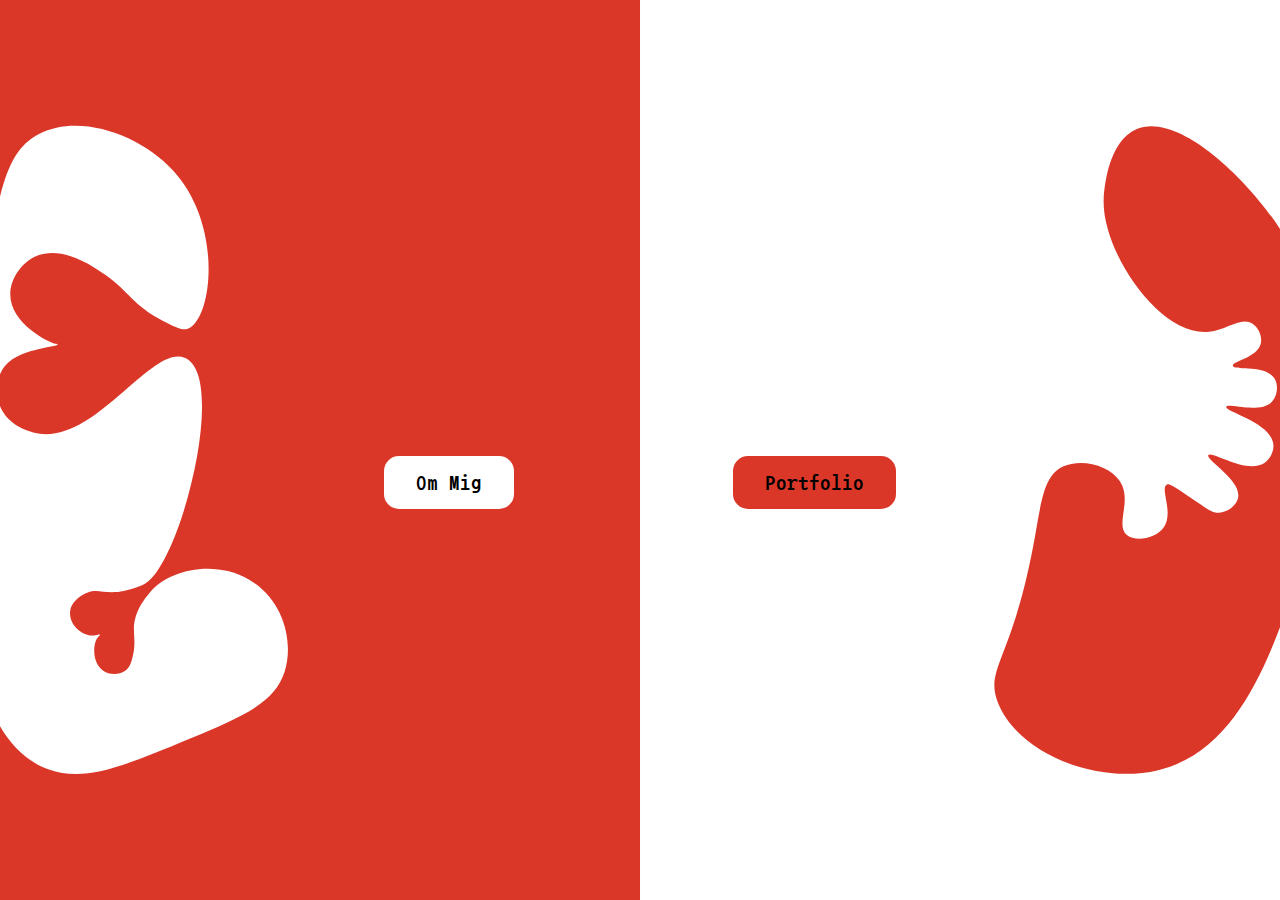
<file: index.html>
<!DOCTYPE html>
<html lang="da">
  <head>
    <meta charset="UTF-8" />
    <meta http-equiv="X-UA-Compatible" content="IE=edge" />
    <meta name="viewport" content="width=device-width, initial-scale=1.0" />
    <meta name="robots" content="noindex" />
    <title>Forside</title>
    <link rel="stylesheet" href="style.css" />
    <link rel="preconnect" href="https://fonts.googleapis.com" />
    <link rel="preconnect" href="https://fonts.gstatic.com" crossorigin />
    <link
      href="https://fonts.googleapis.com/css2?family=Nanum+Gothic+Coding:wght@400;700&display=swap"
      rel="stylesheet"
    />
  </head>
  <body>
    <main>
      <div id="splash">
        <h1 class="text1"><a href="om.html">Om Mig</a></h1>

        <h1 class="text2"><a href="portfolio.html">Portfolio</a></h1>

        <img src="Artboard4.svg" alt="Splash billede" />
      </div>
    </main>
  </body>
</html>
</file>
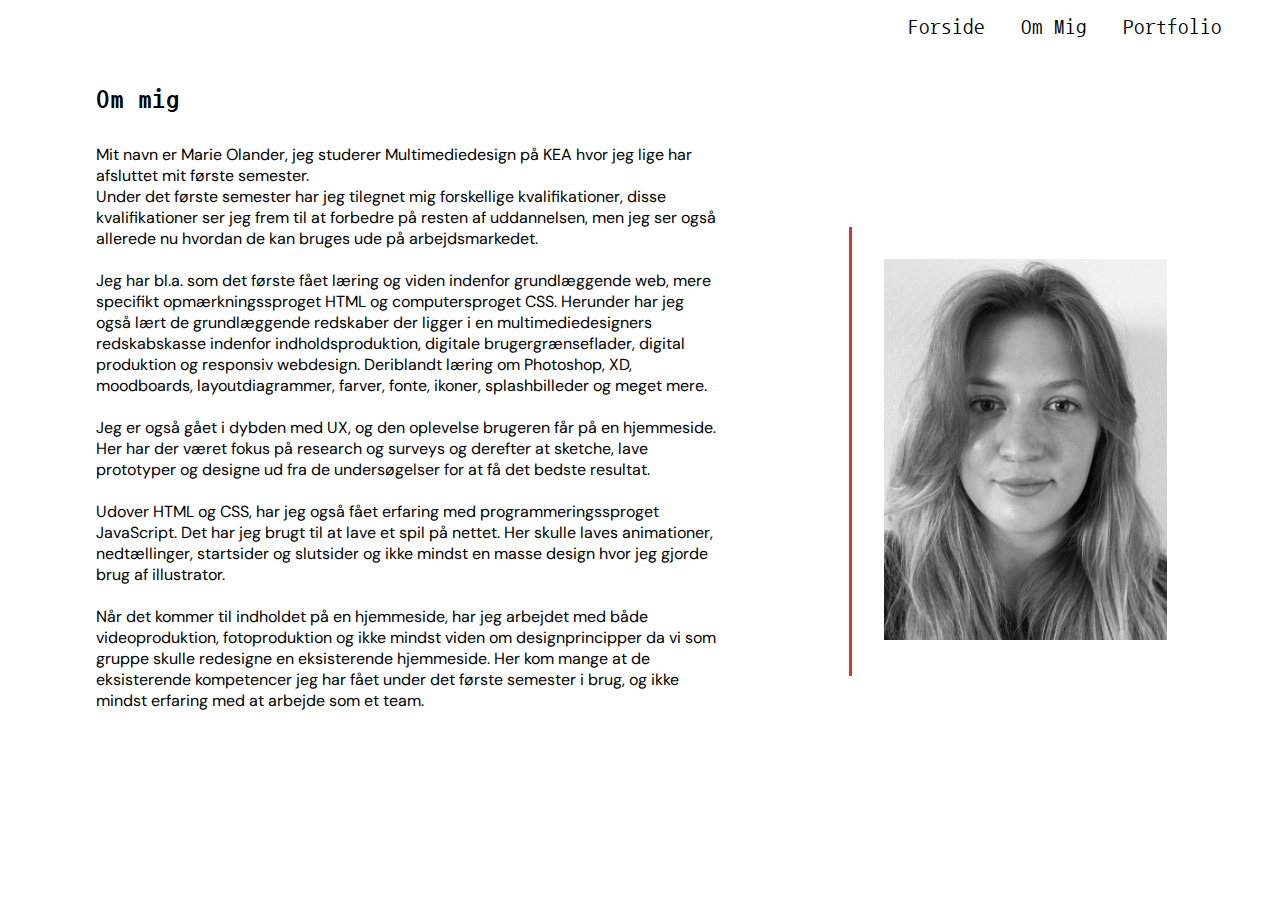
<file: om.html>
<!DOCTYPE html>
<html lang="da">
  <head>
    <meta charset="UTF-8" />
    <meta http-equiv="X-UA-Compatible" content="IE=edge" />
    <meta name="viewport" content="width=device-width, initial-scale=1.0" />
    <meta name="robots" content="noindex" />
    <title>Om mig</title>
    <link rel="stylesheet" href="style.css" />
    <link rel="preconnect" href="https://fonts.googleapis.com" />
    <link rel="preconnect" href="https://fonts.gstatic.com" crossorigin />
    <link
      href="https://fonts.googleapis.com/css2?family=Nanum+Gothic+Coding:wght@400;700&display=swap"
      rel="stylesheet"
    />
    <link rel="preconnect" href="https://fonts.googleapis.com" />
    <link rel="preconnect" href="https://fonts.gstatic.com" crossorigin />
    <link
      href="https://fonts.googleapis.com/css2?family=DM+Sans&display=swap"
      rel="stylesheet"
    />
  </head>
  <body>
    <header>
      <button class="toggle-btn">Menu</button>
      <nav>
        <ul>
          <li><a href="index.html">Forside</a></li>
          <li><a href="om.html">Om Mig</a></li>
          <li><a href="portfolio.html">Portfolio</a></li>
        </ul>
      </nav>
    </header>
    <main>
      <div id="om">
        <h2>Om mig</h2>
        <div class="section_wrapper">
          <div class="img">
            <img src="Portræt.png" alt="Portræt af mig" />
          </div>
          <div class="txt">
            <p>
              Mit navn er Marie Olander, jeg studerer Multimediedesign på KEA
              hvor jeg lige har afsluttet mit første semester. <br />
              Under det første semester har jeg tilegnet mig forskellige
              kvalifikationer, disse kvalifikationer ser jeg frem til at
              forbedre på resten af uddannelsen, men jeg ser også allerede nu
              hvordan de kan bruges ude på arbejdsmarkedet. <br />
              <br />
              Jeg har bl.a. som det første fået læring og viden indenfor
              grundlæggende web, mere specifikt opmærkningssproget HTML og
              computersproget CSS. Herunder har jeg også lært de grundlæggende
              redskaber der ligger i en multimediedesigners redskabskasse
              indenfor indholdsproduktion, digitale brugergrænseflader, digital
              produktion og responsiv webdesign. Deriblandt læring om Photoshop,
              XD, moodboards, layoutdiagrammer, farver, fonte, ikoner,
              splashbilleder og meget mere. <br />
              <br />
              Jeg er også gået i dybden med UX, og den oplevelse brugeren får på
              en hjemmeside. Her har der været fokus på research og surveys og
              derefter at sketche, lave prototyper og designe ud fra de
              undersøgelser for at få det bedste resultat. <br />
              <br />
              Udover HTML og CSS, har jeg også fået erfaring med
              programmeringssproget JavaScript. Det har jeg brugt til at lave et
              spil på nettet. Her skulle laves animationer, nedtællinger,
              startsider og slutsider og ikke mindst en masse design hvor jeg
              gjorde brug af illustrator. <br />
              <br />
              Når det kommer til indholdet på en hjemmeside, har jeg arbejdet
              med både videoproduktion, fotoproduktion og ikke mindst viden om
              designprincipper da vi som gruppe skulle redesigne en eksisterende
              hjemmeside. Her kom mange at de eksisterende kompetencer jeg har
              fået under det første semester i brug, og ikke mindst erfaring med
              at arbejde som et team.
            </p>
          </div>
        </div>
      </div>
    </main>
    <script src="script.js"></script>
  </body>
</html>
</file>
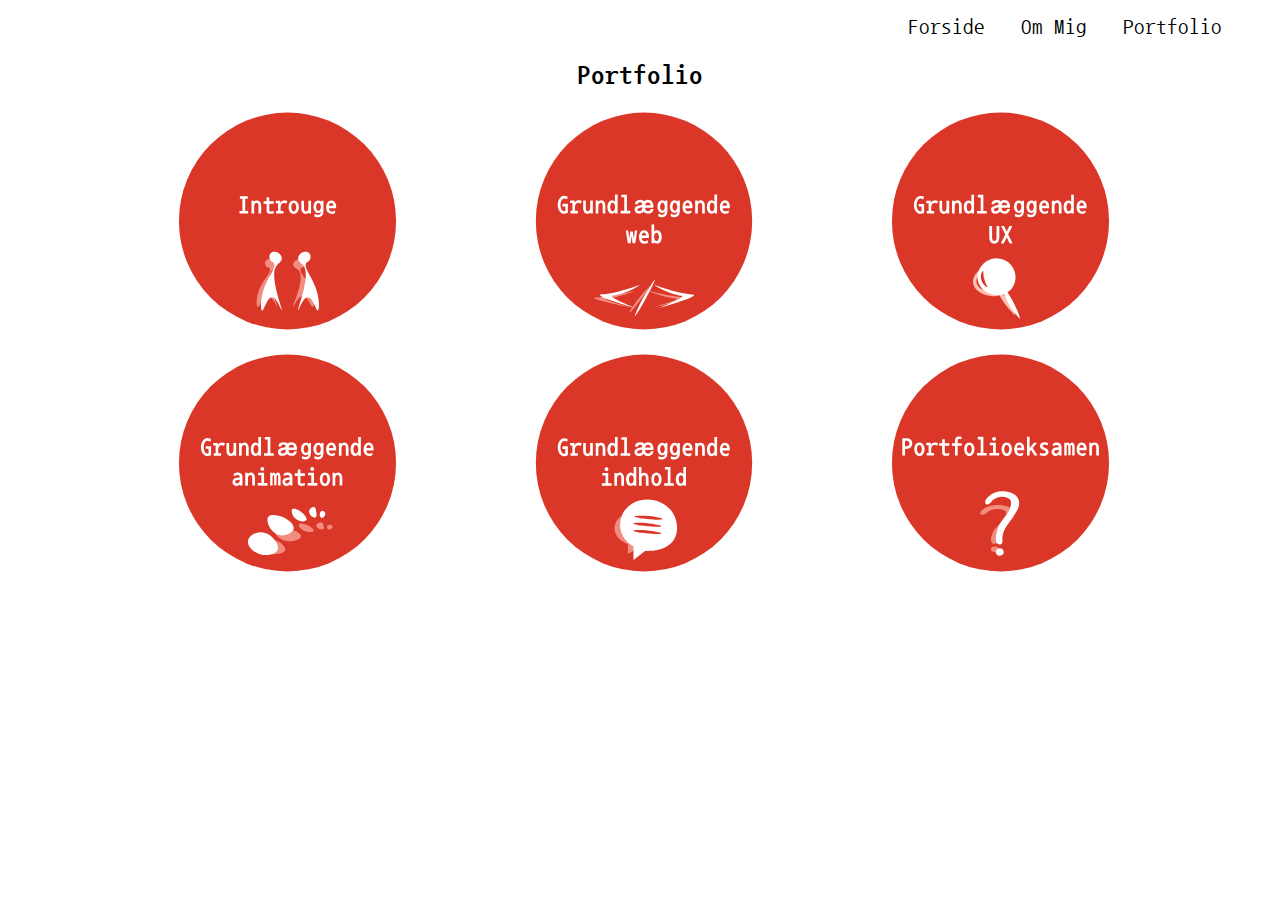
<file: portfolio.html>
<!DOCTYPE html>
<html lang="da">
  <head>
    <meta charset="UTF-8" />
    <meta http-equiv="X-UA-Compatible" content="IE=edge" />
    <meta name="viewport" content="width=device-width, initial-scale=1.0" />
    <meta name="robots" content="noindex" />
    <title>Portfolio</title>
    <link rel="stylesheet" href="style.css" />
    <link rel="preconnect" href="https://fonts.googleapis.com" />
    <link rel="preconnect" href="https://fonts.gstatic.com" crossorigin />
    <link
      href="https://fonts.googleapis.com/css2?family=Nanum+Gothic+Coding:wght@400;700&display=swap"
      rel="stylesheet"
    />
  </head>
  <body>
    <header>
      <button class="toggle-btn">Menu</button>
      <nav>
        <ul>
          <li><a href="index.html">Forside</a></li>
          <li><a href="om.html">Om Mig</a></li>
          <li><a href="portfolio.html">Portfolio</a></li>
        </ul>
      </nav>
    </header>
    <main>
      <div id="portfolio">
        <h2>Portfolio</h2>
        <div class="section_wrapper">
          <div class="img">
            <a href="tema1.html"
              ><img src="Artboard5.svg" alt="Tema 1 Introuge"
            /></a>
          </div>
          <div class="img">
            <a href="tema2.html"
              ><img src="Artboard5_1.svg" alt="Tema 2 Grundlæggende web"
            /></a>
          </div>
          <div class="img">
            <a href="tema3.html"
              ><img src="Artboard5_2.svg" alt="Tema 3 Grundlæggende ux"
            /></a>
          </div>
          <div class="img">
            <a href="tema4.html"
              ><img src="Artboard5_3.svg" alt="Tema 4 Grundlæggende animation"
            /></a>
          </div>
          <div class="img">
            <a href="tema5.html"
              ><img src="Artboard5_4.svg" alt="Tema 5 Grundlæggende indhold"
            /></a>
          </div>
          <div class="img">
            <a href="tema6.html"
              ><img src="Artboard5_5.svg" alt="Tema 6 Portfolio eksamen"
            /></a>
          </div>
        </div>
      </div>
    </main>
    <script src="script.js"></script>
  </body>
</html>
</file>
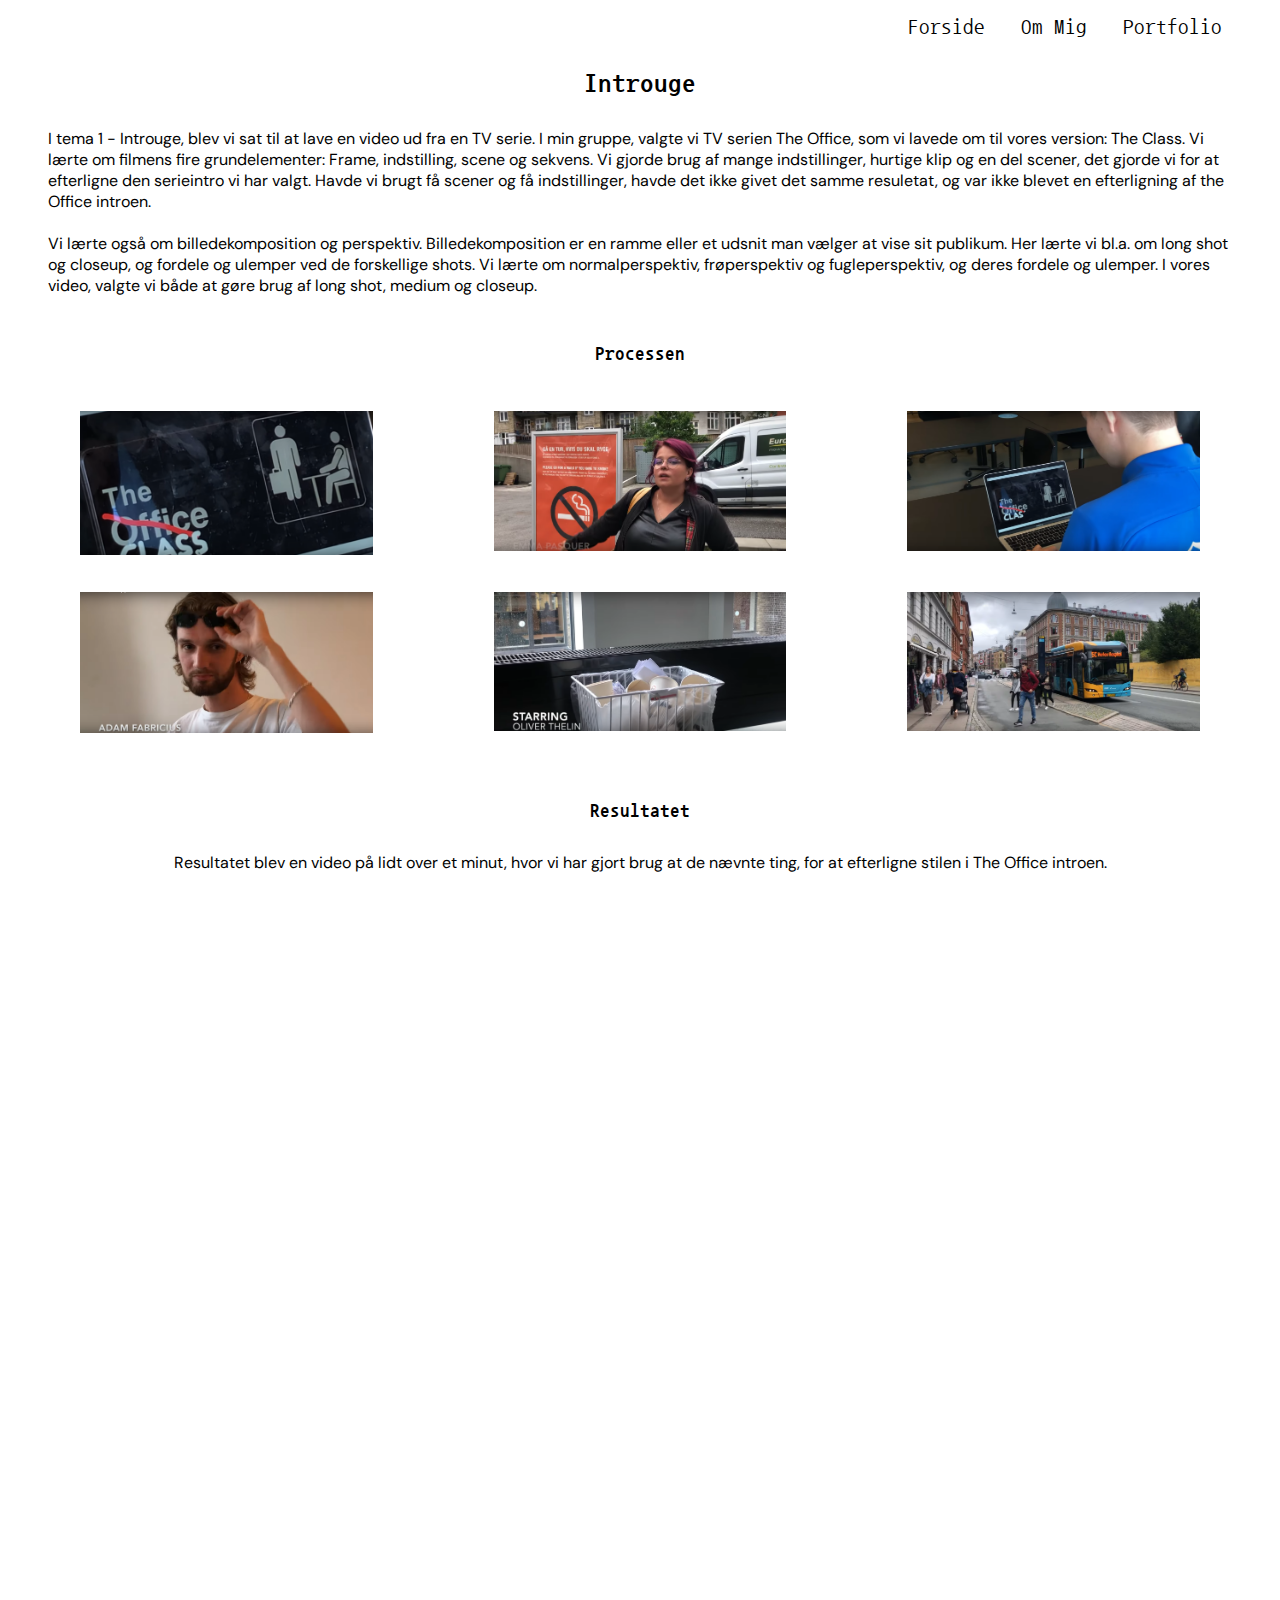
<file: tema1.html>
<!DOCTYPE html>
<html lang="da">
  <head>
    <meta charset="UTF-8" />
    <meta http-equiv="X-UA-Compatible" content="IE=edge" />
    <meta name="viewport" content="width=device-width, initial-scale=1.0" />
    <meta name="robots" content="noindex" />
    <title>Introuge</title>
    <link rel="stylesheet" href="style.css" />
    <link rel="preconnect" href="https://fonts.googleapis.com" />
    <link rel="preconnect" href="https://fonts.gstatic.com" crossorigin />
    <link
      href="https://fonts.googleapis.com/css2?family=Nanum+Gothic+Coding:wght@400;700&display=swap"
      rel="stylesheet"
    />
    <link rel="preconnect" href="https://fonts.googleapis.com" />
    <link rel="preconnect" href="https://fonts.gstatic.com" crossorigin />
    <link
      href="https://fonts.googleapis.com/css2?family=DM+Sans&display=swap"
      rel="stylesheet"
    />
  </head>
  <body>
    <header>
      <button class="toggle-btn">Menu</button>
      <nav>
        <ul>
          <li><a href="index.html">Forside</a></li>
          <li><a href="om.html">Om Mig</a></li>
          <li><a href="portfolio.html">Portfolio</a></li>
        </ul>
      </nav>
    </header>
    <main>
      <div id="tema1">
        <div class="first_section">
          <h2>Introuge</h2>
          <div class="txt">
            <p>
              I tema 1 - Introuge, blev vi sat til at lave en video ud fra en TV
              serie. I min gruppe, valgte vi TV serien The Office, som vi lavede
              om til vores version: The Class. Vi lærte om filmens fire
              grundelementer: Frame, indstilling, scene og sekvens. Vi gjorde
              brug af mange indstillinger, hurtige klip og en del scener, det
              gjorde vi for at efterligne den serieintro vi har valgt. Havde vi
              brugt få scener og få indstillinger, havde det ikke givet det
              samme resuletat, og var ikke blevet en efterligning af the Office
              introen.
              <br />
              <br />
              Vi lærte også om billedekomposition og perspektiv.
              Billedekomposition er en ramme eller et udsnit man vælger at vise
              sit publikum. Her lærte vi bl.a. om long shot og closeup, og
              fordele og ulemper ved de forskellige shots. Vi lærte om
              normalperspektiv, frøperspektiv og fugleperspektiv, og deres
              fordele og ulemper. I vores video, valgte vi både at gøre brug af
              long shot, medium og closeup.
            </p>
          </div>
        </div>
        <h3>Processen</h3>
        <div class="second_section">
          <div class="img">
            <img src="image2.png" alt="Billede af introskærm" />
          </div>
          <div class="img">
            <img src="image3.png" alt="Billede af person i medium shot" />
          </div>
          <div class="img">
            <img
              src="image4.png"
              alt="Billede af person bagfra i fugleperspektiv"
            />
          </div>
          <div class="img">
            <img
              src="image5.png"
              alt="Billede af person i medium shot og normalperspektiv"
            />
          </div>
          <div class="img">
            <img src="image6.png" alt="Billede af en skraldespand i closeup" />
          </div>
          <div class="img">
            <img src="image7.png" alt="Billede i longshot af en bus i byen" />
          </div>
        </div>
        <div class="third_section">
          <h3>Resultatet</h3>
          <div class="txt">
            <p>
              Resultatet blev en video på lidt over et minut, hvor vi har gjort
              brug at de nævnte ting, for at efterligne stilen i The Office
              introen.
            </p>
          </div>
          <div class="video">
            <iframe
              src="https://www.youtube.com/embed/9zyBjWmVAKM"
              title="YouTube video player"
              allow="accelerometer; autoplay; clipboard-write; encrypted-media; gyroscope; picture-in-picture"
              allowfullscreen
            ></iframe>
          </div>
        </div>
      </div>
    </main>
    <script src="script.js"></script>
  </body>
</html>
</file>
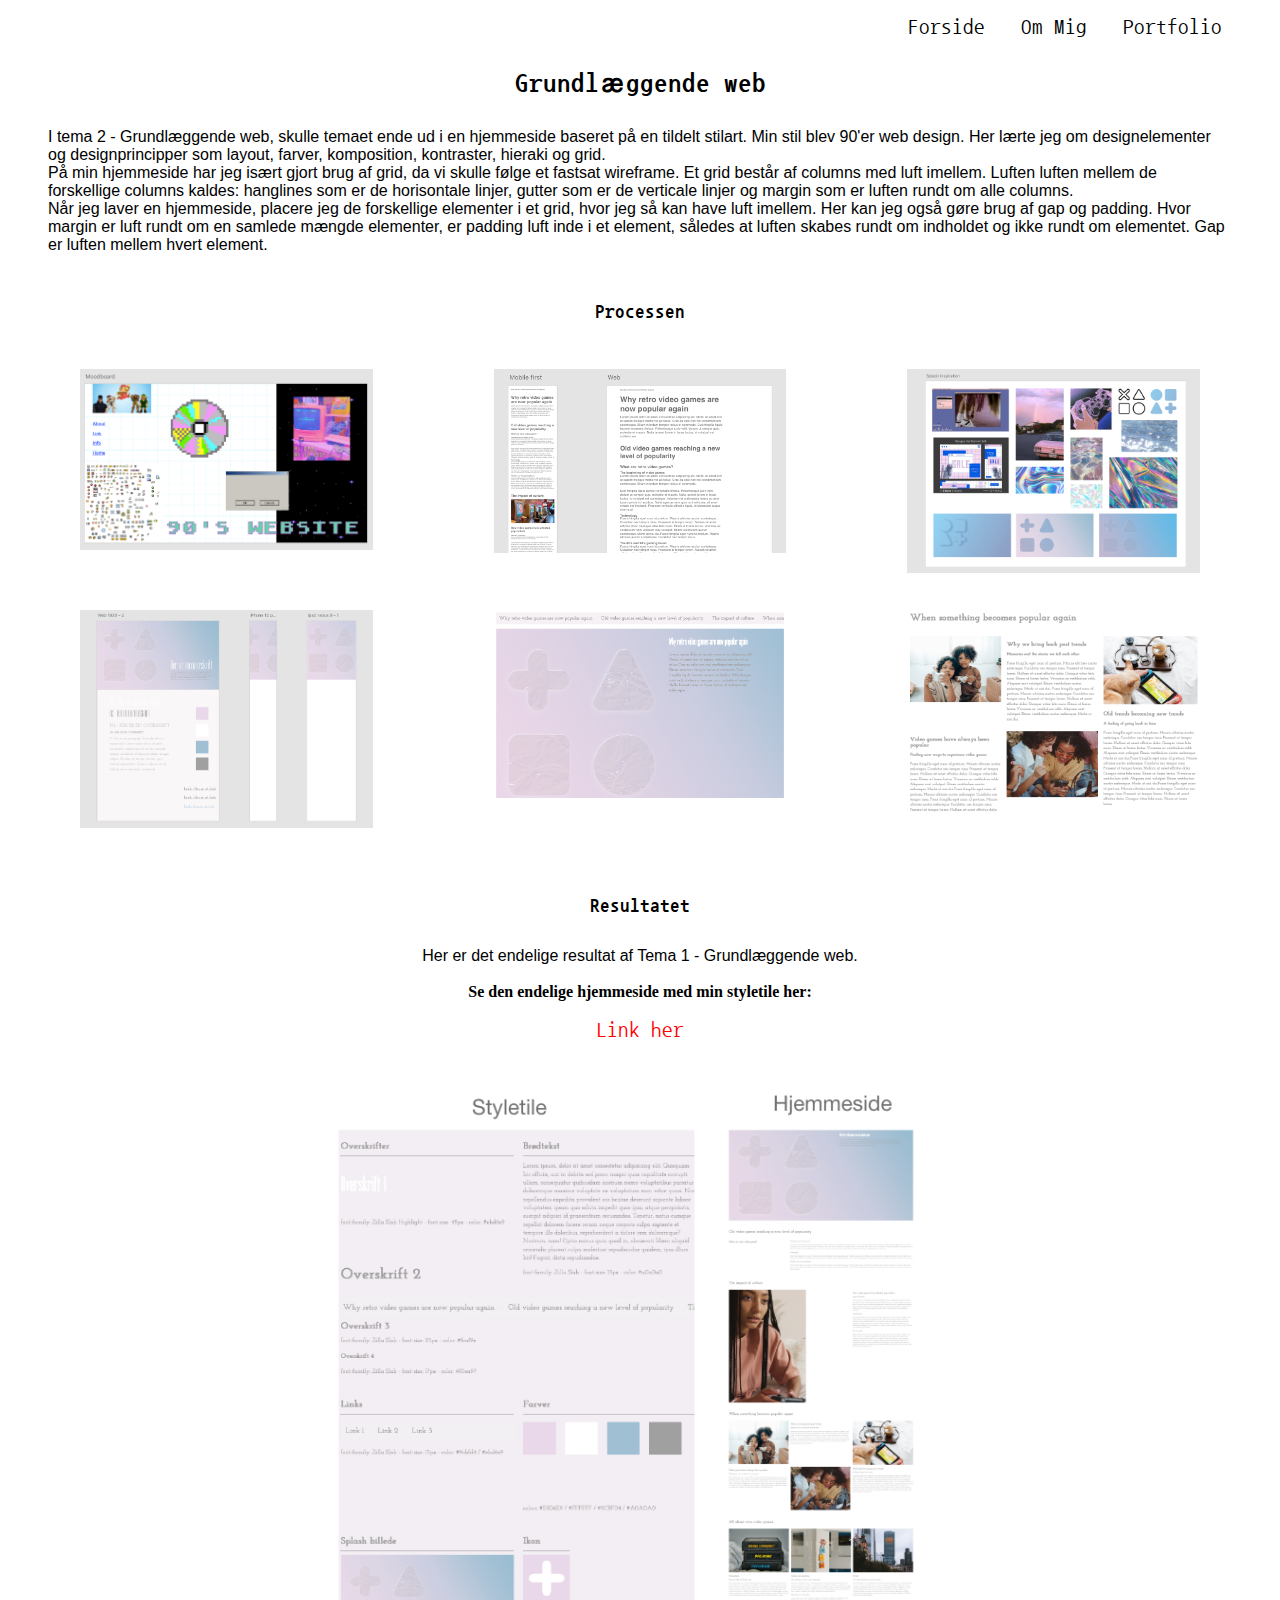
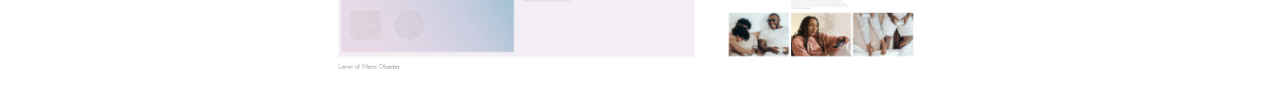
<file: tema2.html>
<!DOCTYPE html>
<html lang="da">
  <head>
    <meta charset="UTF-8" />
    <meta http-equiv="X-UA-Compatible" content="IE=edge" />
    <meta name="viewport" content="width=device-width, initial-scale=1.0" />
    <meta name="robots" content="noindex" />
    <title>Grundlæggende web</title>
    <link rel="stylesheet" href="style.css" />
    <link rel="preconnect" href="https://fonts.googleapis.com" />
    <link rel="preconnect" href="https://fonts.gstatic.com" crossorigin />
    <link
      href="https://fonts.googleapis.com/css2?family=Nanum+Gothic+Coding:wght@400;700&display=swap"
      rel="stylesheet"
    />
  </head>
  <body>
    <header>
      <button class="toggle-btn">Menu</button>
      <nav>
        <ul>
          <li><a href="index.html">Forside</a></li>
          <li><a href="om.html">Om Mig</a></li>
          <li><a href="portfolio.html">Portfolio</a></li>
        </ul>
      </nav>
    </header>
    <main>
      <div id="tema1">
        <div class="first_section">
          <h2>Grundlæggende web</h2>
          <div class="txt">
            <p>
              I tema 2 - Grundlæggende web, skulle temaet ende ud i en
              hjemmeside baseret på en tildelt stilart. Min stil blev 90'er web
              design. Her lærte jeg om designelementer og designprincipper som
              layout, farver, komposition, kontraster, hieraki og grid.

              <br />
              På min hjemmeside har jeg isært gjort brug af grid, da vi skulle
              følge et fastsat wireframe. Et grid består af columns med luft
              imellem. Luften luften mellem de forskellige columns kaldes:
              hanglines som er de horisontale linjer, gutter som er de verticale
              linjer og margin som er luften rundt om alle columns.

              <br />
              Når jeg laver en hjemmeside, placere jeg de forskellige elementer
              i et grid, hvor jeg så kan have luft imellem. Her kan jeg også
              gøre brug af gap og padding. Hvor margin er luft rundt om en
              samlede mængde elementer, er padding luft inde i et element,
              således at luften skabes rundt om indholdet og ikke rundt om
              elementet. Gap er luften mellem hvert element.

              <br />
            </p>
          </div>
        </div>
        <h3>Processen</h3>
        <div class="second_section">
          <div class="img">
            <img src="Billede1.png" alt="Billede af designprocessen" />
          </div>
          <div class="img">
            <img src="Billede2.png" alt="Billede af designprocessen" />
          </div>
          <div class="img">
            <img src="Billede3.png" alt="Billede af designprocessen" />
          </div>
          <div class="img">
            <img src="Billede4.png" alt="Billede af designprocessen" />
          </div>
          <div class="img">
            <img src="Billede5.png" alt="Billede af designprocessen" />
          </div>
          <div class="img">
            <img src="Billede6.png" alt="Billede af designprocessen" />
          </div>
        </div>
        <div class="third_section">
          <h3>Resultatet</h3>
          <div class="txt">
            <p>
              Her er det endelige resultat af Tema 1 - Grundlæggende web.
              <br />
              <br />
            </p>

            <h4>Se den endelige hjemmeside med min styletile her:</h4>

            <br />

            <a
              href="http://marieolander.dk/kea/02_web/04_responsive/responsive_site_v2/index.html"
              >Link her</a
            >
          </div>
          <div class="img">
            <img
              src="Billede7.png"
              alt="Billede af færdig hjemmeside med styletile"
            />
          </div>
        </div>
      </div>
    </main>
    <script src="script.js"></script>
  </body>
</html>
</file>
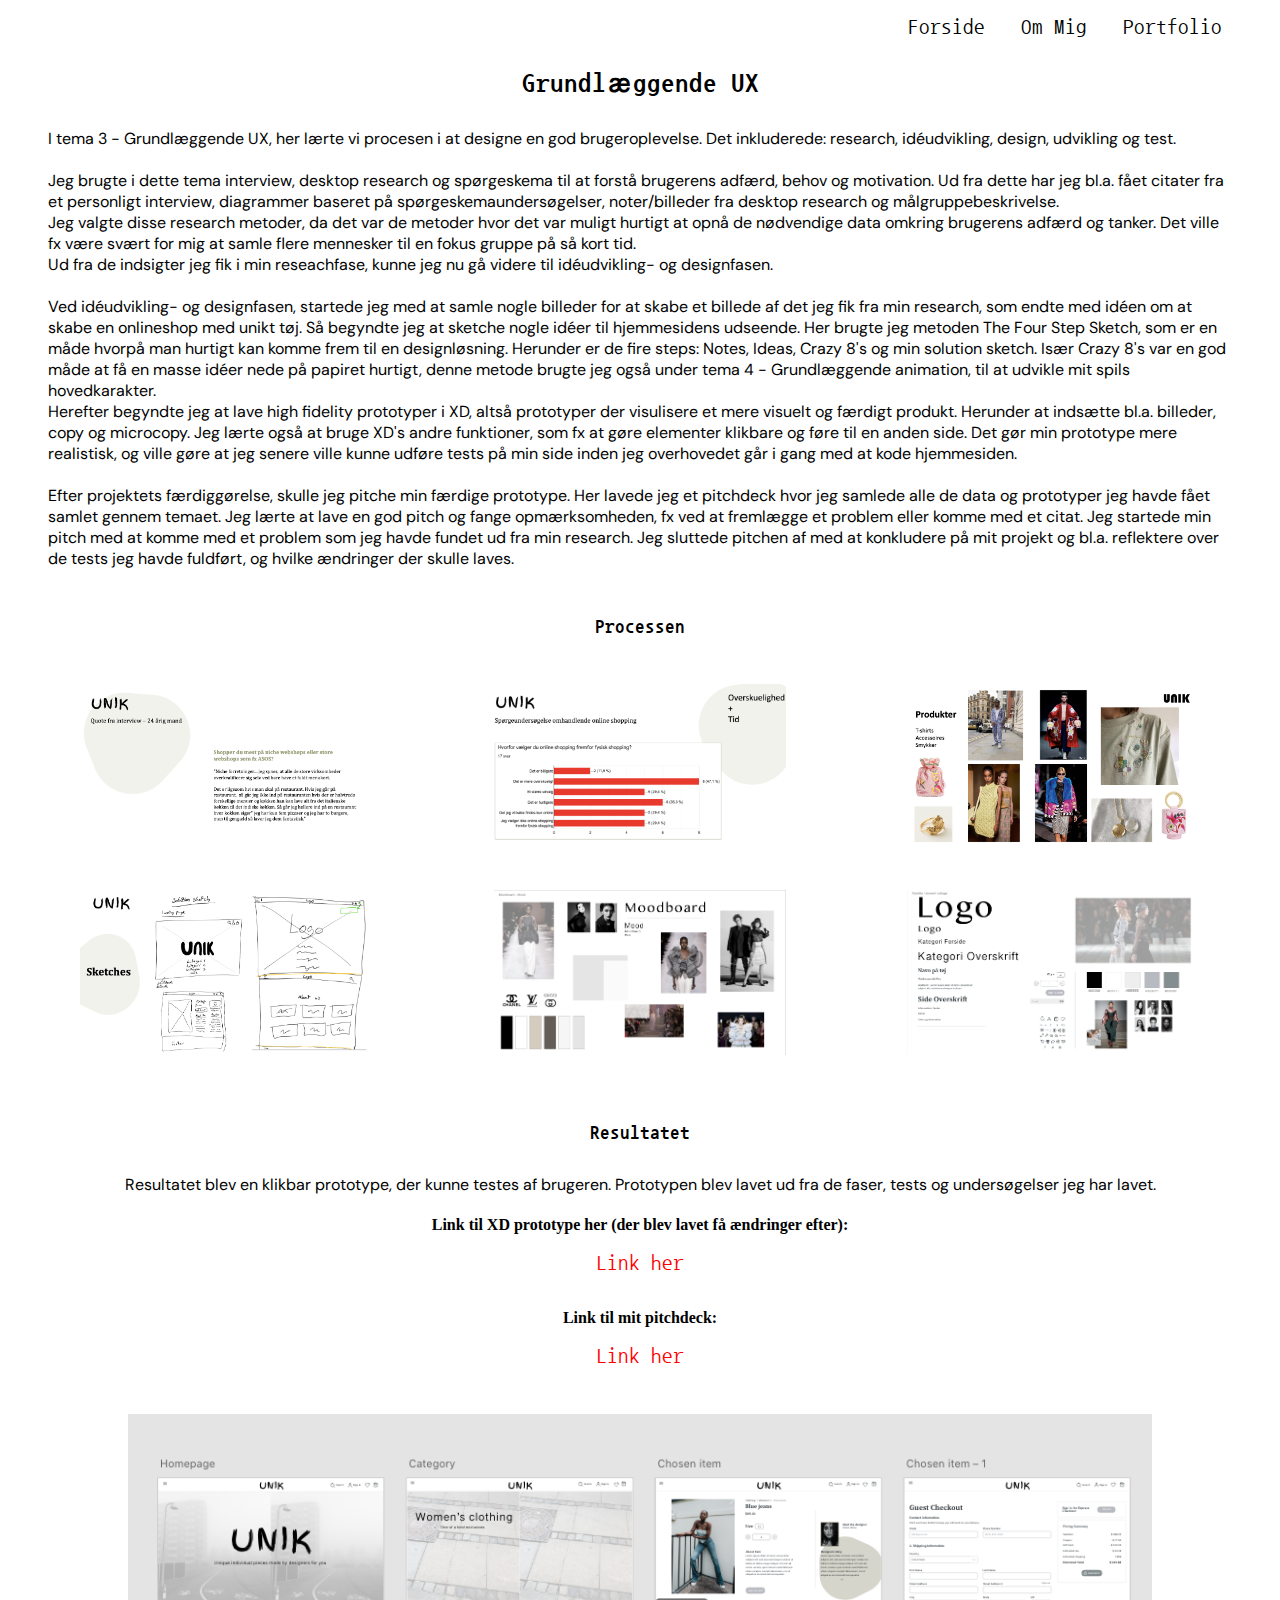
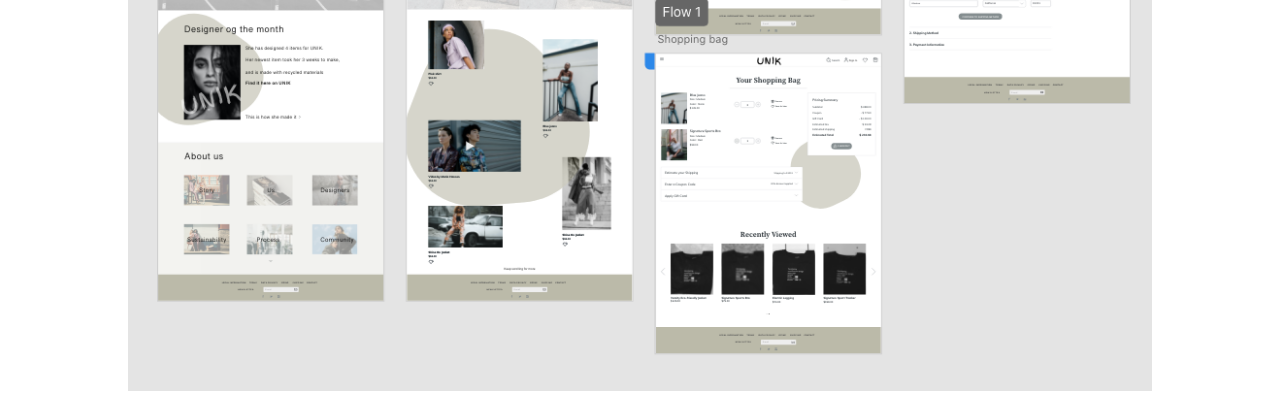
<file: tema3.html>
<!DOCTYPE html>
<html lang="da">
  <head>
    <meta charset="UTF-8" />
    <meta http-equiv="X-UA-Compatible" content="IE=edge" />
    <meta name="viewport" content="width=device-width, initial-scale=1.0" />
    <meta name="robots" content="noindex" />
    <title>Grundlæggende UX</title>
    <link rel="stylesheet" href="style.css" />
    <link rel="preconnect" href="https://fonts.googleapis.com" />
    <link rel="preconnect" href="https://fonts.gstatic.com" crossorigin />
    <link
      href="https://fonts.googleapis.com/css2?family=Nanum+Gothic+Coding:wght@400;700&display=swap"
      rel="stylesheet"
    />
    <link rel="preconnect" href="https://fonts.googleapis.com" />
    <link rel="preconnect" href="https://fonts.gstatic.com" crossorigin />
    <link
      href="https://fonts.googleapis.com/css2?family=DM+Sans&display=swap"
      rel="stylesheet"
    />
  </head>
  <body>
    <header>
      <button class="toggle-btn">Menu</button>
      <nav>
        <ul>
          <li><a href="index.html">Forside</a></li>
          <li><a href="om.html">Om Mig</a></li>
          <li><a href="portfolio.html">Portfolio</a></li>
        </ul>
      </nav>
    </header>
    <main>
      <div id="tema1">
        <div class="first_section">
          <h2>Grundlæggende UX</h2>
          <div class="txt">
            <p>
              I tema 3 - Grundlæggende UX, her lærte vi procesen i at designe en
              god brugeroplevelse. Det inkluderede: research, idéudvikling,
              design, udvikling og test.

              <br />
              <br />
              Jeg brugte i dette tema interview, desktop research og spørgeskema
              til at forstå brugerens adfærd, behov og motivation. Ud fra dette
              har jeg bl.a. fået citater fra et personligt interview, diagrammer
              baseret på spørgeskemaundersøgelser, noter/billeder fra desktop
              research og målgruppebeskrivelse.
              <br />
              Jeg valgte disse research metoder, da det var de metoder hvor det
              var muligt hurtigt at opnå de nødvendige data omkring brugerens
              adfærd og tanker. Det ville fx være svært for mig at samle flere
              mennesker til en fokus gruppe på så kort tid.
              <br />
              Ud fra de indsigter jeg fik i min reseachfase, kunne jeg nu gå
              videre til idéudvikling- og designfasen.

              <br />
              <br />
              Ved idéudvikling- og designfasen, startede jeg med at samle nogle
              billeder for at skabe et billede af det jeg fik fra min research,
              som endte med idéen om at skabe en onlineshop med unikt tøj. Så
              begyndte jeg at sketche nogle idéer til hjemmesidens udseende. Her
              brugte jeg metoden The Four Step Sketch, som er en måde hvorpå man
              hurtigt kan komme frem til en designløsning. Herunder er de fire
              steps: Notes, Ideas, Crazy 8's og min solution sketch. Især Crazy
              8's var en god måde at få en masse idéer nede på papiret hurtigt,
              denne metode brugte jeg også under tema 4 - Grundlæggende
              animation, til at udvikle mit spils hovedkarakter.
              <br />

              Herefter begyndte jeg at lave high fidelity prototyper i XD, altså
              prototyper der visulisere et mere visuelt og færdigt produkt.
              Herunder at indsætte bl.a. billeder, copy og microcopy. Jeg lærte
              også at bruge XD's andre funktioner, som fx at gøre elementer
              klikbare og føre til en anden side. Det gør min prototype mere
              realistisk, og ville gøre at jeg senere ville kunne udføre tests
              på min side inden jeg overhovedet går i gang med at kode
              hjemmesiden.

              <br />
              <br />
              Efter projektets færdiggørelse, skulle jeg pitche min færdige
              prototype. Her lavede jeg et pitchdeck hvor jeg samlede alle de
              data og prototyper jeg havde fået samlet gennem temaet. Jeg lærte
              at lave en god pitch og fange opmærksomheden, fx ved at fremlægge
              et problem eller komme med et citat. Jeg startede min pitch med at
              komme med et problem som jeg havde fundet ud fra min research. Jeg
              sluttede pitchen af med at konkludere på mit projekt og bl.a.
              reflektere over de tests jeg havde fuldført, og hvilke ændringer
              der skulle laves.
            </p>
          </div>
        </div>
        <h3>Processen</h3>
        <div class="second_section">
          <div class="img">
            <img src="pic3.png" alt="Billede af quote fra interview" />
          </div>
          <div class="img">
            <img src="pic4.png" alt="Billede af spørgeundersøgelse" />
          </div>
          <div class="img">
            <img src="pic1.png" alt="Billede af produktinspiration" />
          </div>
          <div class="img">
            <img src="pic2.png" alt="Billede af sketches" />
          </div>
          <div class="img">
            <img src="pic5.png" alt="Billede af moodboard" />
          </div>
          <div class="img">
            <img src="pic6.png" alt="Billede af styletile" />
          </div>
        </div>
        <div class="third_section">
          <h3>Resultatet</h3>
          <div class="txt">
            <p>
              Resultatet blev en klikbar prototype, der kunne testes af
              brugeren. Prototypen blev lavet ud fra de faser, tests og
              undersøgelser jeg har lavet.
              <br />
              <br />
            </p>

            <h4>
              Link til XD prototype her (der blev lavet få ændringer efter):
            </h4>

            <br />
            <a
              href="https://xd.adobe.com/view/9f510c2b-37d1-4d37-afef-74f0dde6a53d-ca02/"
              >Link her</a
            >

            <br />
            <br />
            <br />
            <h4>Link til mit pitchdeck:</h4>

            <br />
            <a
              href="https://assignment.itslearning.com/Annotations/AnnotationApp.aspx?AnnotationAccessArea=1&AnnotationOfUserId=0&IsReadOnly=True&LearningObjectId=276807385&LearningObjectInstanceId=397375985&MobileBrowser=NotDefined&SourceUniqueId=32f57b90-e839-479f-a9c3-8488876eb8dc&UserId=56228933&ViewUniqueId=32f57b90-e839-479f-a9c3-8488876eb8dc"
              >Link her</a
            >
          </div>
          <div class="img">
            <img src="pic7.png" alt="Billede af den færdige prototype" />
          </div>
        </div>
      </div>
    </main>
    <script src="script.js"></script>
  </body>
</html>
</file>
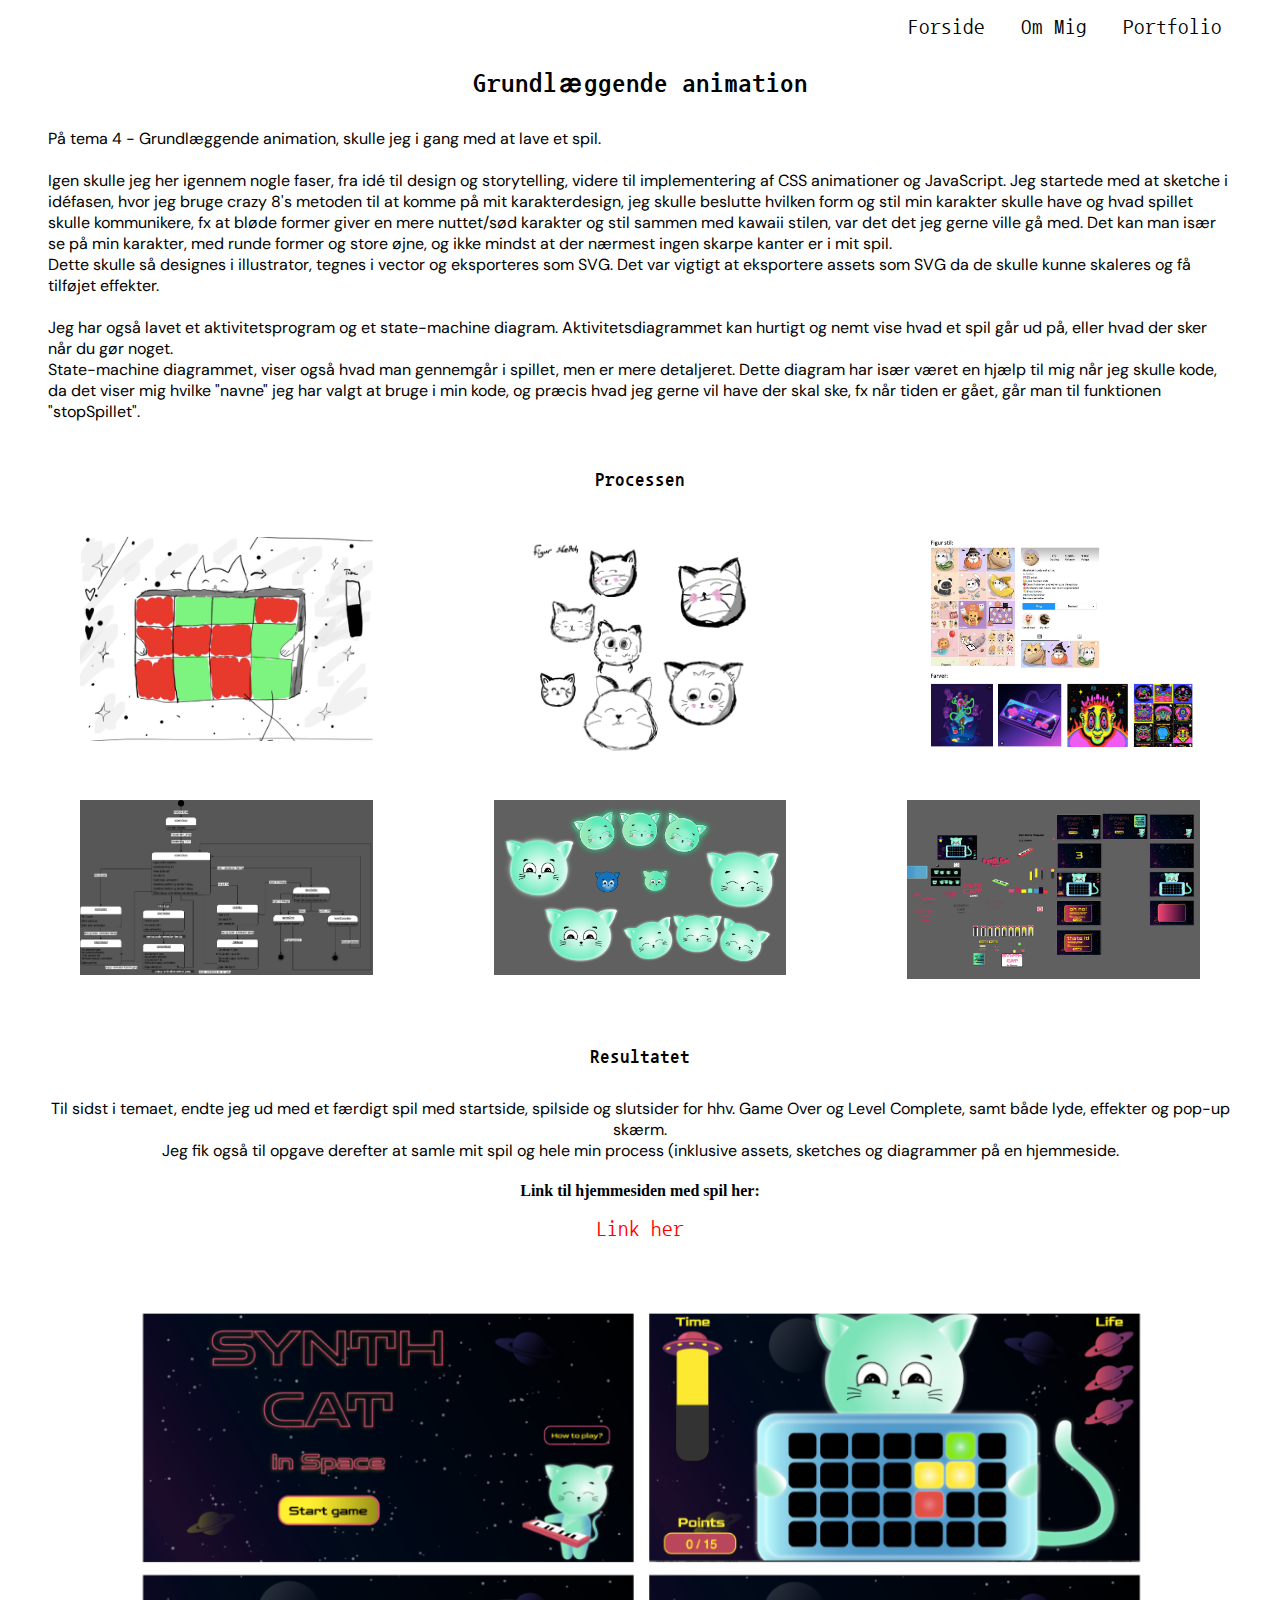
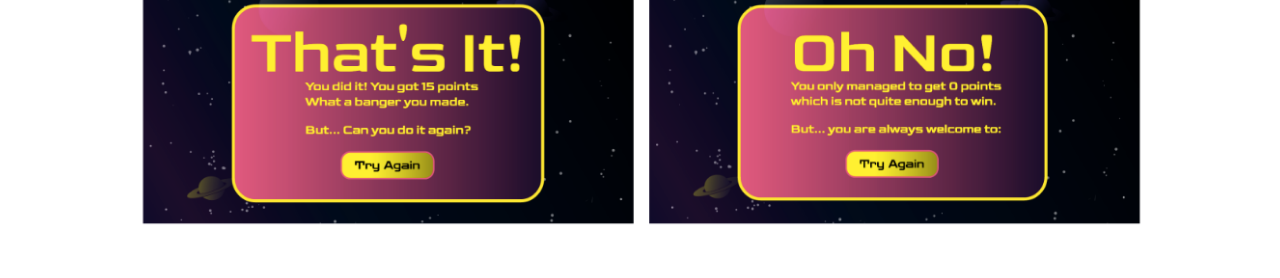
<file: tema4.html>
<!DOCTYPE html>
<html lang="da">
  <head>
    <meta charset="UTF-8" />
    <meta http-equiv="X-UA-Compatible" content="IE=edge" />
    <meta name="viewport" content="width=device-width, initial-scale=1.0" />
    <meta name="robots" content="noindex" />
    <title>Grundlæggende animation</title>
    <link rel="stylesheet" href="style.css" />
    <link rel="preconnect" href="https://fonts.googleapis.com" />
    <link rel="preconnect" href="https://fonts.gstatic.com" crossorigin />
    <link
      href="https://fonts.googleapis.com/css2?family=Nanum+Gothic+Coding:wght@400;700&display=swap"
      rel="stylesheet"
    />
    <link rel="preconnect" href="https://fonts.googleapis.com" />
    <link rel="preconnect" href="https://fonts.gstatic.com" crossorigin />
    <link
      href="https://fonts.googleapis.com/css2?family=DM+Sans&display=swap"
      rel="stylesheet"
    />
  </head>
  <body>
    <header>
      <button class="toggle-btn">Menu</button>
      <nav>
        <ul>
          <li><a href="index.html">Forside</a></li>
          <li><a href="om.html">Om Mig</a></li>
          <li><a href="portfolio.html">Portfolio</a></li>
        </ul>
      </nav>
    </header>
    <main>
      <div id="tema1">
        <div class="first_section">
          <h2>Grundlæggende animation</h2>
          <div class="txt">
            <p>
              På tema 4 - Grundlæggende animation, skulle jeg i gang med at lave
              et spil.
              <br />
              <br />

              Igen skulle jeg her igennem nogle faser, fra idé til design og
              storytelling, videre til implementering af CSS animationer og
              JavaScript. Jeg startede med at sketche i idéfasen, hvor jeg bruge
              crazy 8's metoden til at komme på mit karakterdesign, jeg skulle
              beslutte hvilken form og stil min karakter skulle have og hvad
              spillet skulle kommunikere, fx at bløde former giver en mere
              nuttet/sød karakter og stil sammen med kawaii stilen, var det det
              jeg gerne ville gå med. Det kan man især se på min karakter, med
              runde former og store øjne, og ikke mindst at der nærmest ingen
              skarpe kanter er i mit spil.
              <br />
              Dette skulle så designes i illustrator, tegnes i vector og
              eksporteres som SVG. Det var vigtigt at eksportere assets som SVG
              da de skulle kunne skaleres og få tilføjet effekter.

              <br />
              <br />
              Jeg har også lavet et aktivitetsprogram og et state-machine
              diagram. Aktivitetsdiagrammet kan hurtigt og nemt vise hvad et
              spil går ud på, eller hvad der sker når du gør noget.
              <br />
              State-machine diagrammet, viser også hvad man gennemgår i spillet,
              men er mere detaljeret. Dette diagram har især været en hjælp til
              mig når jeg skulle kode, da det viser mig hvilke "navne" jeg har
              valgt at bruge i min kode, og præcis hvad jeg gerne vil have der
              skal ske, fx når tiden er gået, går man til funktionen
              "stopSpillet".
            </p>
          </div>
        </div>
        <h3>Processen</h3>
        <div class="second_section">
          <div class="img">
            <img src="picture1.png" alt="billede af spil sketch" />
          </div>
          <div class="img">
            <img src="picture2.png" alt="billede af figur sketch" />
          </div>
          <div class="img">
            <img src="picture3.png" alt="billede af figurstil og farver" />
          </div>
          <div class="img">
            <img src="picture4.png" alt="billede af state-machine diagram" />
          </div>
          <div class="img">
            <img src="picture5.png" alt="billede af firgurdesign" />
          </div>
          <div class="img">
            <img
              src="picture6.png"
              alt="billede af mine assets og skærme i Illustrator"
            />
          </div>
        </div>
        <div class="third_section">
          <h3>Resultatet</h3>
          <div class="txt">
            <p>
              Til sidst i temaet, endte jeg ud med et færdigt spil med
              startside, spilside og slutsider for hhv. Game Over og Level
              Complete, samt både lyde, effekter og pop-up skærm.
              <br />
              Jeg fik også til opgave derefter at samle mit spil og hele min
              process (inklusive assets, sketches og diagrammer på en
              hjemmeside.
              <br />
              <br />
            </p>

            <h4>Link til hjemmesiden med spil her:</h4>
            <br />

            <a href="http://marieolander.dk/kea/04_animation/spil/index.html"
              >Link her</a
            >
          </div>
          <div class="img">
            <img
              src="picture7.png"
              alt="billede af mit spil og alle skærmene"
            />
          </div>
        </div>
      </div>
    </main>
    <script src="script.js"></script>
  </body>
</html>
</file>
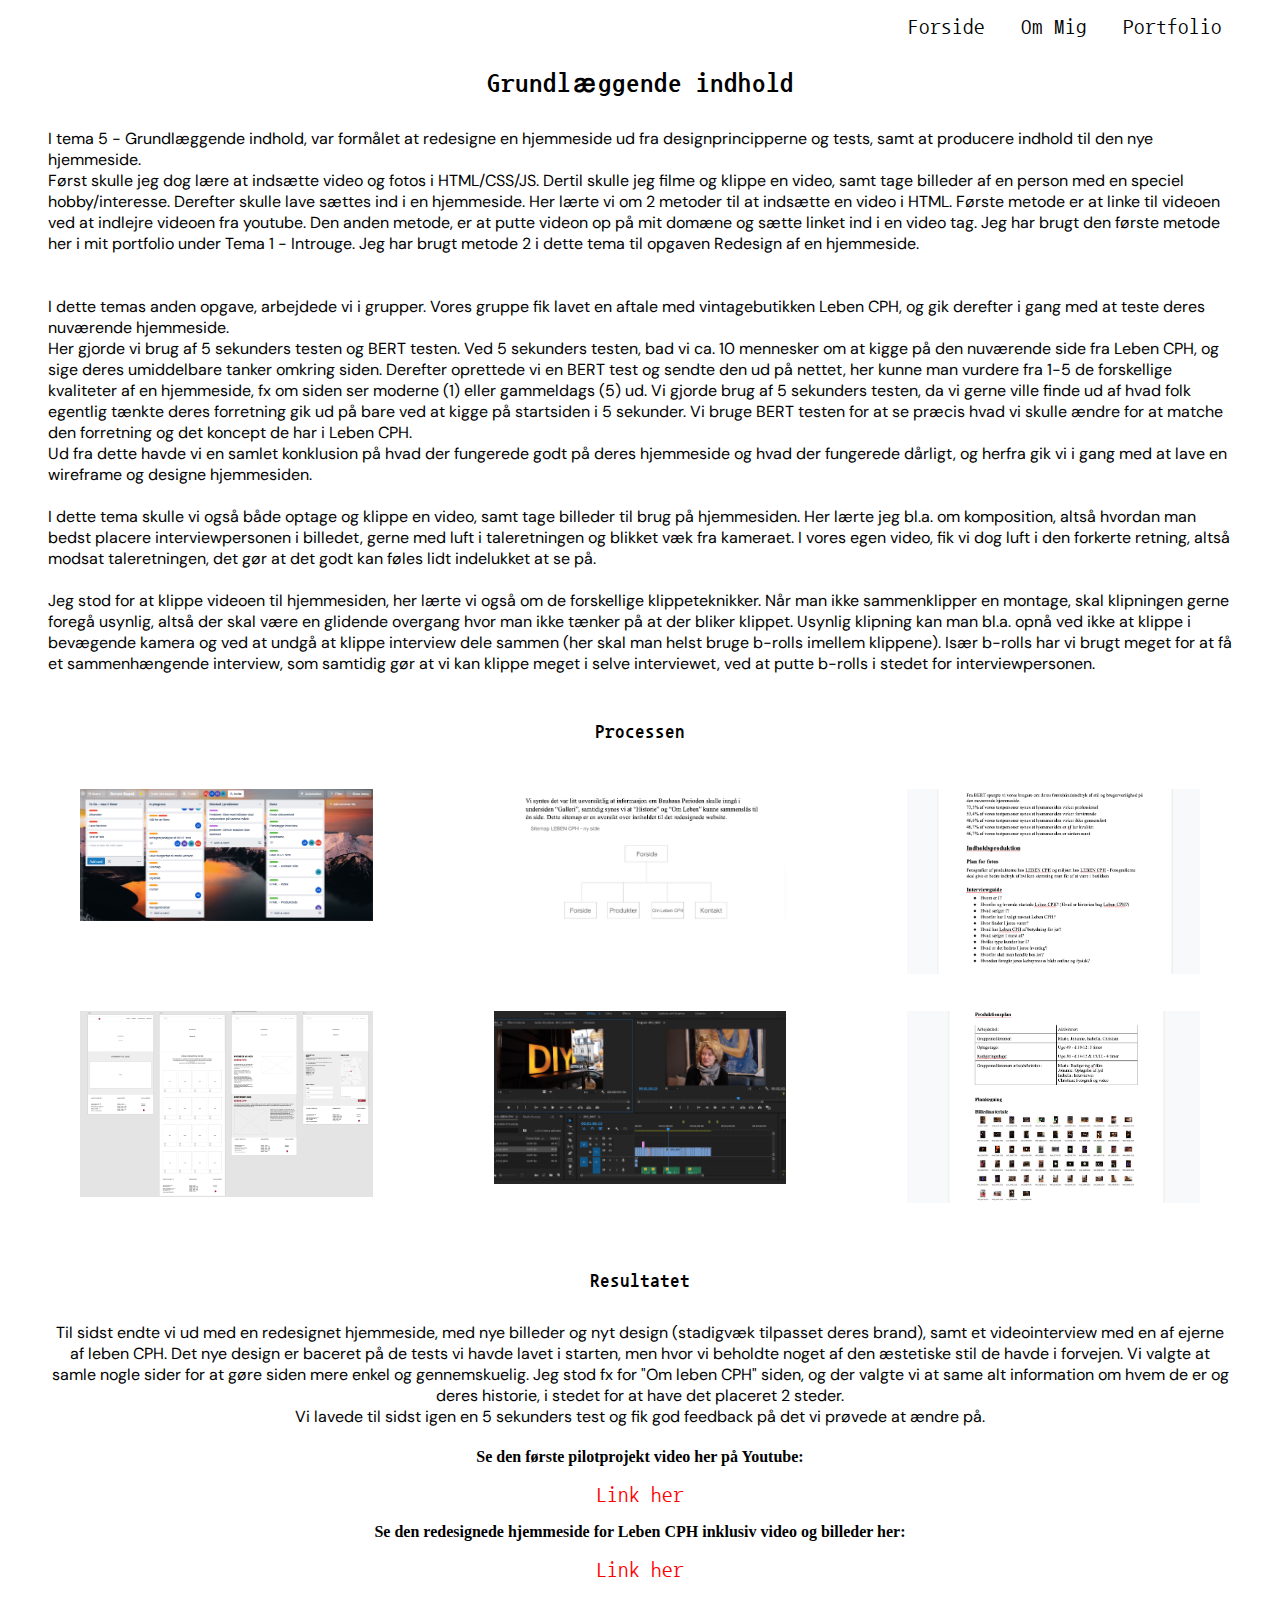
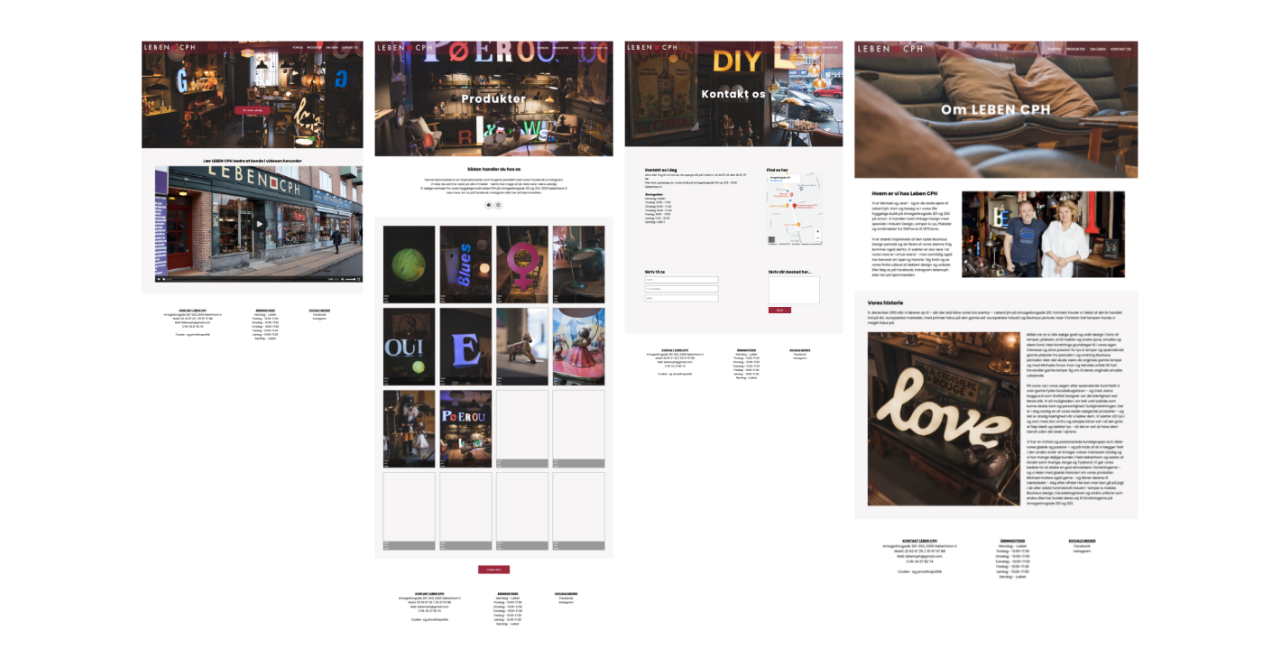
<file: tema5.html>
<!DOCTYPE html>
<html lang="da">
  <head>
    <meta charset="UTF-8" />
    <meta http-equiv="X-UA-Compatible" content="IE=edge" />
    <meta name="viewport" content="width=device-width, initial-scale=1.0" />
    <meta name="robots" content="noindex" />
    <title>Grundlæggende indhold</title>
    <link rel="stylesheet" href="style.css" />
    <link rel="preconnect" href="https://fonts.googleapis.com" />
    <link rel="preconnect" href="https://fonts.gstatic.com" crossorigin />
    <link
      href="https://fonts.googleapis.com/css2?family=Nanum+Gothic+Coding:wght@400;700&display=swap"
      rel="stylesheet"
    />
    <link rel="preconnect" href="https://fonts.googleapis.com" />
    <link rel="preconnect" href="https://fonts.gstatic.com" crossorigin />
    <link
      href="https://fonts.googleapis.com/css2?family=DM+Sans&display=swap"
      rel="stylesheet"
    />
  </head>
  <body>
    <header>
      <button class="toggle-btn">Menu</button>
      <nav>
        <ul>
          <li><a href="index.html">Forside</a></li>
          <li><a href="om.html">Om Mig</a></li>
          <li><a href="portfolio.html">Portfolio</a></li>
        </ul>
      </nav>
    </header>
    <main>
      <div id="tema1">
        <div class="first_section">
          <h2>Grundlæggende indhold</h2>
          <div class="txt">
            <p>
              I tema 5 - Grundlæggende indhold, var formålet at redesigne en
              hjemmeside ud fra designprincipperne og tests, samt at producere
              indhold til den nye hjemmeside.

              <br />
              Først skulle jeg dog lære at indsætte video og fotos i
              HTML/CSS/JS. Dertil skulle jeg filme og klippe en video, samt tage
              billeder af en person med en speciel hobby/interesse. Derefter
              skulle lave sættes ind i en hjemmeside. Her lærte vi om 2 metoder
              til at indsætte en video i HTML. Første metode er at linke til
              videoen ved at indlejre videoen fra youtube. Den anden metode, er
              at putte videon op på mit domæne og sætte linket ind i en video
              tag. Jeg har brugt den første metode her i mit portfolio under
              Tema 1 - Introuge. Jeg har brugt metode 2 i dette tema til opgaven
              Redesign af en hjemmeside.
              <br />

              <br />
              <br />
              I dette temas anden opgave, arbejdede vi i grupper. Vores gruppe
              fik lavet en aftale med vintagebutikken Leben CPH, og gik derefter
              i gang med at teste deres nuværende hjemmeside.
              <br />
              Her gjorde vi brug af 5 sekunders testen og BERT testen. Ved 5
              sekunders testen, bad vi ca. 10 mennesker om at kigge på den
              nuværende side fra Leben CPH, og sige deres umiddelbare tanker
              omkring siden. Derefter oprettede vi en BERT test og sendte den ud
              på nettet, her kunne man vurdere fra 1-5 de forskellige kvaliteter
              af en hjemmeside, fx om siden ser moderne (1) eller gammeldags (5)
              ud. Vi gjorde brug af 5 sekunders testen, da vi gerne ville finde
              ud af hvad folk egentlig tænkte deres forretning gik ud på bare
              ved at kigge på startsiden i 5 sekunder. Vi bruge BERT testen for
              at se præcis hvad vi skulle ændre for at matche den forretning og
              det koncept de har i Leben CPH.
              <br />
              Ud fra dette havde vi en samlet konklusion på hvad der fungerede
              godt på deres hjemmeside og hvad der fungerede dårligt, og herfra
              gik vi i gang med at lave en wireframe og designe hjemmesiden.

              <br />
              <br />
              I dette tema skulle vi også både optage og klippe en video, samt
              tage billeder til brug på hjemmesiden. Her lærte jeg bl.a. om
              komposition, altså hvordan man bedst placere interviewpersonen i
              billedet, gerne med luft i taleretningen og blikket væk fra
              kameraet. I vores egen video, fik vi dog luft i den forkerte
              retning, altså modsat taleretningen, det gør at det godt kan føles
              lidt indelukket at se på.

              <br />
              <br />
              Jeg stod for at klippe videoen til hjemmesiden, her lærte vi også
              om de forskellige klippeteknikker. Når man ikke sammenklipper en
              montage, skal klipningen gerne foregå usynlig, altså der skal være
              en glidende overgang hvor man ikke tænker på at der bliker
              klippet. Usynlig klipning kan man bl.a. opnå ved ikke at klippe i
              bevægende kamera og ved at undgå at klippe interview dele sammen
              (her skal man helst bruge b-rolls imellem klippene). Især b-rolls
              har vi brugt meget for at få et sammenhængende interview, som
              samtidig gør at vi kan klippe meget i selve interviewet, ved at
              putte b-rolls i stedet for interviewpersonen.
            </p>
          </div>
        </div>
        <h3>Processen</h3>
        <div class="second_section">
          <div class="img">
            <img src="Bil1.png" alt="" />
          </div>
          <div class="img">
            <img src="Bil2.png" alt="" />
          </div>
          <div class="img">
            <img src="Bil3.png" alt="" />
          </div>
          <div class="img">
            <img src="Bil4.png" alt="" />
          </div>
          <div class="img">
            <img src="Bil5.png" alt="" />
          </div>
          <div class="img">
            <img src="Bil6.png" alt="" />
          </div>
        </div>
        <div class="third_section">
          <h3>Resultatet</h3>
          <div class="txt">
            <p>
              Til sidst endte vi ud med en redesignet hjemmeside, med nye
              billeder og nyt design (stadigvæk tilpasset deres brand), samt et
              videointerview med en af ejerne af leben CPH. Det nye design er
              baceret på de tests vi havde lavet i starten, men hvor vi beholdte
              noget af den æstetiske stil de havde i forvejen. Vi valgte at
              samle nogle sider for at gøre siden mere enkel og gennemskuelig.
              Jeg stod fx for "Om leben CPH" siden, og der valgte vi at same alt
              information om hvem de er og deres historie, i stedet for at have
              det placeret 2 steder.
              <br />
              Vi lavede til sidst igen en 5 sekunders test og fik god feedback
              på det vi prøvede at ændre på.
              <br />
              <br />
            </p>

            <h4>Se den første pilotprojekt video her på Youtube:</h4>

            <br />
            <a href="https://www.youtube.com/watch?v=7qcHMn5_wic">Link her</a>

            <br />
            <br />

            <h4>
              Se den redesignede hjemmeside for Leben CPH inklusiv video og
              billeder her:
            </h4>

            <br />
            <a href="https://lebencph.netlify.app/">Link her</a>
          </div>
          <div class="img">
            <img src="Bil7.png" alt="billede af færdig side" />
          </div>
        </div>
      </div>
    </main>
    <script src="script.js"></script>
  </body>
</html>
</file>
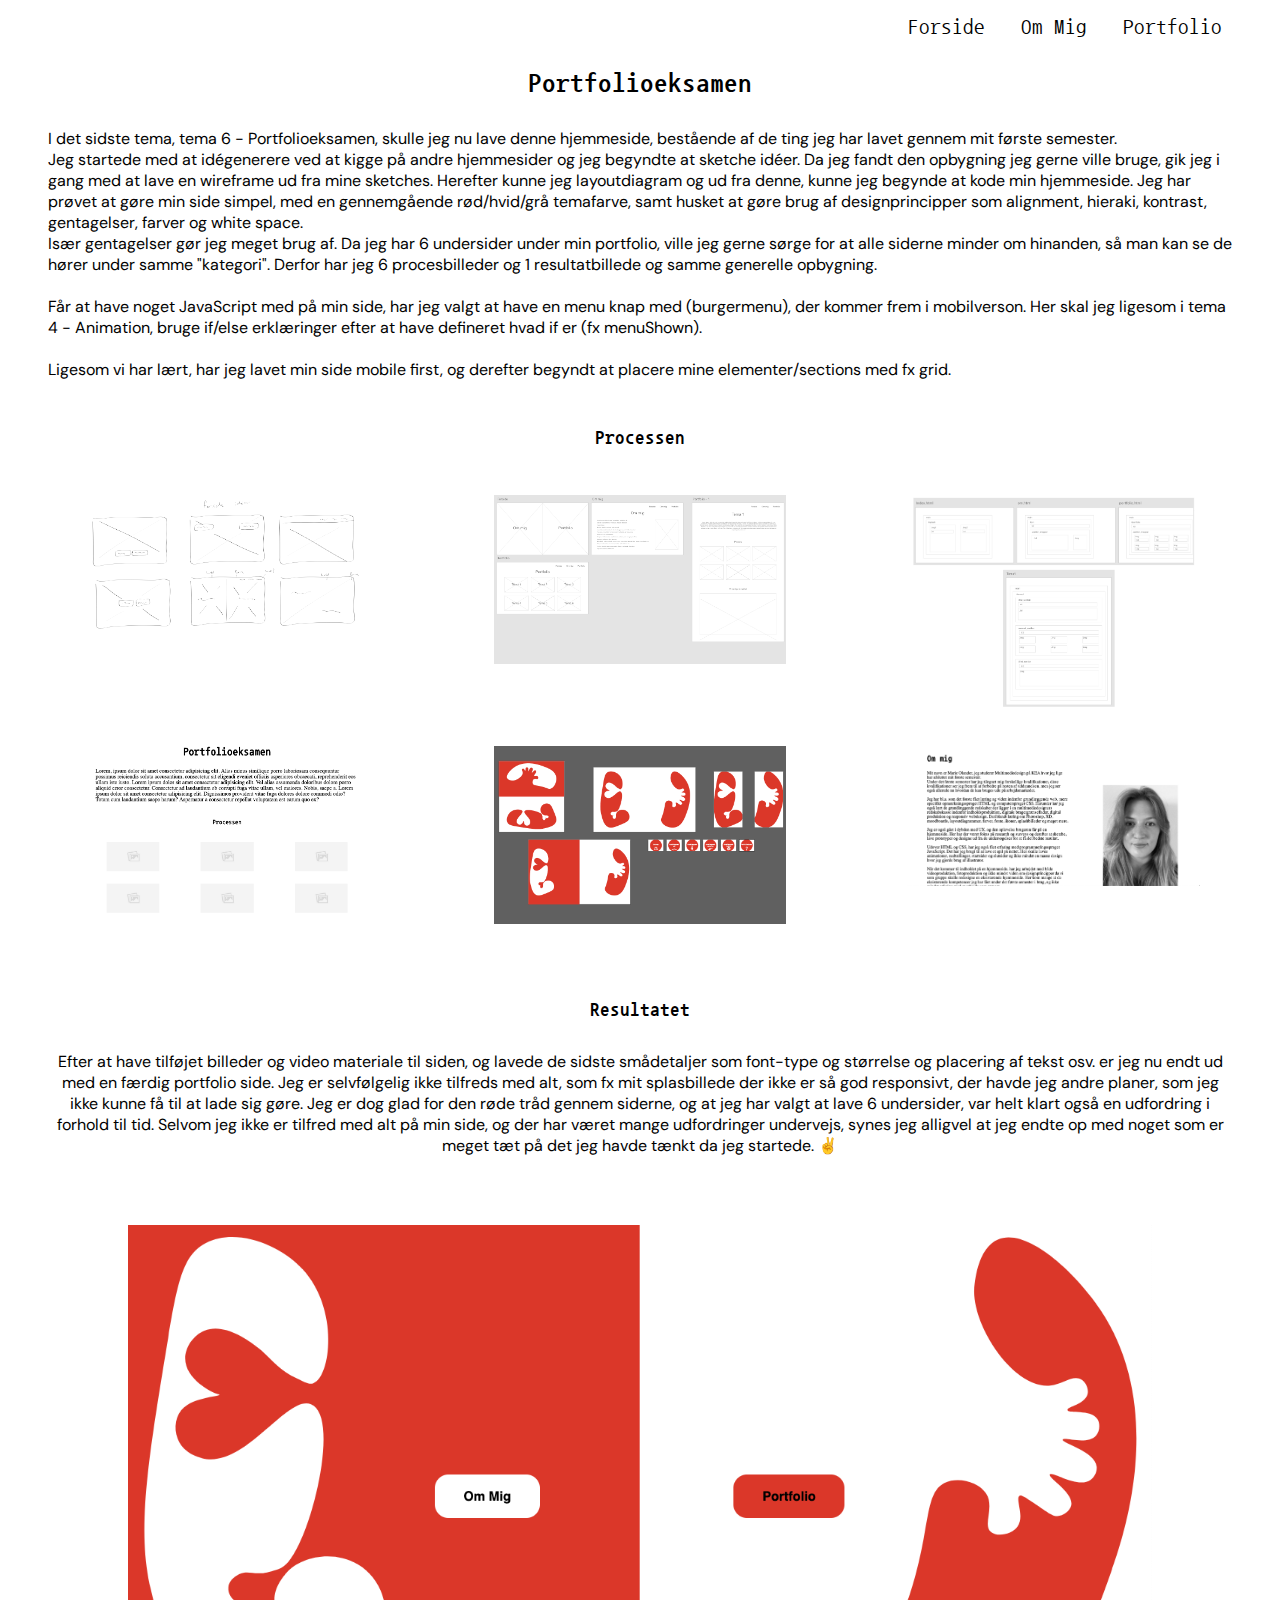
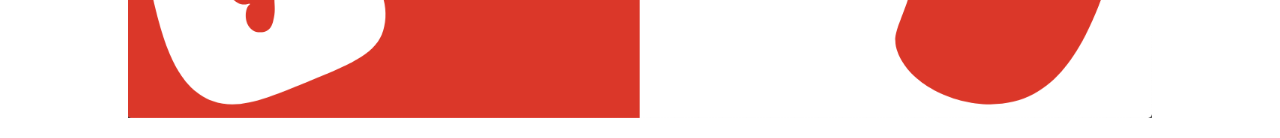
<file: tema6.html>
<!DOCTYPE html>
<html lang="da">
  <head>
    <meta charset="UTF-8" />
    <meta http-equiv="X-UA-Compatible" content="IE=edge" />
    <meta name="viewport" content="width=device-width, initial-scale=1.0" />
    <meta name="robots" content="noindex" />
    <title>Portfolioeksamen</title>
    <link rel="stylesheet" href="style.css" />
    <link rel="preconnect" href="https://fonts.googleapis.com" />
    <link rel="preconnect" href="https://fonts.gstatic.com" crossorigin />
    <link
      href="https://fonts.googleapis.com/css2?family=Nanum+Gothic+Coding:wght@400;700&display=swap"
      rel="stylesheet"
    />
    <link rel="preconnect" href="https://fonts.googleapis.com" />
    <link rel="preconnect" href="https://fonts.gstatic.com" crossorigin />
    <link
      href="https://fonts.googleapis.com/css2?family=DM+Sans&display=swap"
      rel="stylesheet"
    />
  </head>
  <body>
    <header>
      <button class="toggle-btn">Menu</button>
      <nav>
        <ul>
          <li><a href="index.html">Forside</a></li>
          <li><a href="om.html">Om Mig</a></li>
          <li><a href="portfolio.html">Portfolio</a></li>
        </ul>
      </nav>
    </header>
    <main>
      <div id="tema1">
        <div class="first_section">
          <h2>Portfolioeksamen</h2>
          <div class="txt">
            <p>
              I det sidste tema, tema 6 - Portfolioeksamen, skulle jeg nu lave
              denne hjemmeside, bestående af de ting jeg har lavet gennem mit
              første semester.
              <br />
              Jeg startede med at idégenerere ved at kigge på andre hjemmesider
              og jeg begyndte at sketche idéer. Da jeg fandt den opbygning jeg
              gerne ville bruge, gik jeg i gang med at lave en wireframe ud fra
              mine sketches. Herefter kunne jeg layoutdiagram og ud fra denne,
              kunne jeg begynde at kode min hjemmeside. Jeg har prøvet at gøre
              min side simpel, med en gennemgående rød/hvid/grå temafarve, samt
              husket at gøre brug af designprincipper som alignment, hieraki,
              kontrast, gentagelser, farver og white space.
              <br />
              Især gentagelser gør jeg meget brug af. Da jeg har 6 undersider
              under min portfolio, ville jeg gerne sørge for at alle siderne
              minder om hinanden, så man kan se de hører under samme "kategori".
              Derfor har jeg 6 procesbilleder og 1 resultatbillede og samme
              generelle opbygning.
              <br />
              <br />
              Får at have noget JavaScript med på min side, har jeg valgt at
              have en menu knap med (burgermenu), der kommer frem i mobilverson.
              Her skal jeg ligesom i tema 4 - Animation, bruge if/else
              erklæringer efter at have defineret hvad if er (fx menuShown).
              <br />
              <br />
              Ligesom vi har lært, har jeg lavet min side mobile first, og
              derefter begyndt at placere mine elementer/sections med fx grid.
            </p>
          </div>
        </div>
        <h3>Processen</h3>
        <div class="second_section">
          <div class="img">
            <img src="imag1.png" alt="Billede af forside sketches" />
          </div>
          <div class="img">
            <img src="imag2.png" alt="Billede af layoutdiagram" />
          </div>
          <div class="img">
            <img src="imag3.png" alt="Billede af wireframe" />
          </div>
          <div class="img">
            <img src="imag4.png" alt="Billede af opbygningen af hjemmesiden" />
          </div>
          <div class="img">
            <img src="imag5.png" alt="Billede af hjemmeside design" />
          </div>
          <div class="img">
            <img src="imag6.png" alt="Billede af ufærdig side med tekst" />
          </div>
        </div>
        <div class="third_section">
          <h3>Resultatet</h3>
          <div class="txt">
            <p>
              Efter at have tilføjet billeder og video materiale til siden, og
              lavede de sidste smådetaljer som font-type og størrelse og
              placering af tekst osv. er jeg nu endt ud med en færdig portfolio
              side. Jeg er selvfølgelig ikke tilfreds med alt, som fx mit
              splasbillede der ikke er så god responsivt, der havde jeg andre
              planer, som jeg ikke kunne få til at lade sig gøre. Jeg er dog
              glad for den røde tråd gennem siderne, og at jeg har valgt at lave
              6 undersider, var helt klart også en udfordring i forhold til tid.
              Selvom jeg ikke er tilfred med alt på min side, og der har været
              mange udfordringer undervejs, synes jeg alligvel at jeg endte op
              med noget som er meget tæt på det jeg havde tænkt da jeg startede.
              &#9996;
              <br />
              <br />
            </p>
          </div>
          <div class="img">
            <img src="imag7.png" alt="billede af splashbillede" />
          </div>
        </div>
      </div>
    </main>
    <script src="script.js"></script>
  </body>
</html>
</file>
<file: style.css>
* {
  margin: 0%;
  padding: 0;
  box-sizing: border-box;
}

img,
video {
  width: 100%;
}

.video {
  position: relative;
  padding-bottom: 56.25%;
  padding-top: 30px;
  height: 0;
  overflow: hidden;
}

.video iframe,
.video object,
.video embed {
  position: absolute;
  width: 100%;
  height: 80%;
  padding-left: 3rem;
  padding-right: 3rem;
  border: 0;
}

a:hover {
  color: #db3729;
}

.text2 a:hover {
  color: white;
}

#splash,
#splash img {
  object-fit: cover;
  display: grid;
  height: 100vh;
}

.text1 {
  place-self: center;
  position: absolute;
  border-radius: 15px;
  background-color: #ffffff;
  color: rgb(255, 255, 255);
  margin-top: -40%;
  font-size: 1rem;
}
.text2 {
  place-self: center;
  position: absolute;
  border-radius: 15px;
  background-color: #db3729;
  color: rgb(255, 255, 255);
  margin-top: 40%;
  font-size: 1rem;
}

a,
h1 {
  color: rgb(0, 0, 0);
  text-decoration: none;
  padding: 1rem;
}

#om .img {
  padding: 2rem;
  max-width: 300px;
  margin: auto;
  display: block;
}

.txt {
  padding-left: 3rem;
  padding-right: 3rem;
  padding-bottom: 3rem;
}

.third_section .txt {
  text-align: center;
}

.first_section h2 {
  padding-bottom: 2rem;
}

.third_section h3 {
  padding: 2rem;
}
.third_section a {
  color: red;
}

.third_section a:hover {
  color: black;
}
p {
  font-family: "DM Sans", sans-serif;
  font-size: 1rem;
}

a {
  font-family: "Nanum Gothic Coding", monospace;
  font-size: 1.3rem;
}

h3 {
  text-align: center;
  font-family: "Nanum Gothic Coding", monospace;
}
h2 {
  justify-content: center;
  display: flex;
  font-size: 1.7rem;
  padding-top: 1rem;
  font-family: "Nanum Gothic Coding", monospace;
}

#portfolio .section_wrapper {
  padding-right: 1.5rem;
}

#portfolio img,
.second_section img,
.third_section img {
  padding-left: 3rem;
  padding-right: 3rem;
}

#portfolio img {
  padding-bottom: 0.5rem;
}

#portfolio h2 {
  padding-bottom: 1.5rem;
  padding-top: 0.5rem;
}
.second_section img {
  padding-top: 1rem;
}

.third_section img {
  padding-bottom: 1rem;
}

@media (min-width: 750px) {
  .video iframe {
    padding-left: 8rem;
    padding-right: 8rem;
    height: 70%;
  }
  .text1 {
    place-self: center left;
    position: absolute;
    border-radius: 15px;
    background-color: #ffffff;
    color: rgb(255, 255, 255);
    margin-top: 5%;
    margin-left: 30%;
  }
  .text2 {
    place-self: center right;
    position: absolute;
    border-radius: 15px;
    background-color: #db3729;
    color: rgb(255, 255, 255);
    margin-top: 5%;
    margin-right: 30%;
  }

  #portfolio .section_wrapper {
    display: grid;
    grid-template-columns: repeat(3, 1fr);
    column-gap: 50px;
    row-gap: 50px;
    padding-left: 2rem;
    padding-right: 3.5rem;
  }

  #portfolio img {
    padding: 0;
  }

  #om h2 {
    padding: 2rem;
    justify-content: center;
    display: flex;
  }

  .second_section {
    display: grid;
    grid-template-columns: repeat(3, 1fr);
    column-gap: 25px;
    row-gap: 17px;
    padding: 2rem;
  }

  .third_section img {
    padding-left: 8rem;
    padding-right: 8rem;
  }
}

@media (min-width: 900px) {
  #portfolio .section_wrapper {
    display: grid;
    grid-template-columns: repeat(3, 1fr);
    column-gap: 70px;
    row-gap: 20px;
    padding-left: 8rem;
    padding-right: 9.5rem;
  }

  #portfolio img {
    padding: 0;
  }
  #om .section_wrapper {
    display: flex;
  }

  #om .txt {
    order: 1;
    max-width: 60%;
    padding-left: 6rem;
    text-align: start;
  }

  #om .img {
    order: 2;
    max-width: 350px;
    border-left: #db3729;
    border-left-style: solid;
  }

  #om h2 {
    justify-content: left;
    padding-left: 6rem;
  }
}

/* burgermenu */
.toggle-btn {
  display: none;
}

@media (min-width: 600px) {
  ul {
    list-style-type: none;
    padding: 1rem;
    margin-right: 2%;
    text-align: right;
  }

  li {
    display: inline;
  }
}

@media (max-width: 600px) {
  .toggle-btn {
    background: transparent;
    border: none;
    display: block;
    font-size: 1.3rem;
    cursor: pointer;
    padding-top: 1rem;
    padding-left: 1.7rem;
    font-family: "Nanum Gothic Coding", monospace;
  }

  nav {
    display: none;
  }

  nav.shown {
    border-inline-start-style: solid;
    border-width: 3px;
    border-inline-start-color: #db3729;
    display: flex;
    margin-left: 0.1rem;
  }

  nav ul {
    display: flex;
    flex-flow: column;
  }

  ul {
    list-style-type: none;
    padding: 0.5rem;
  }

  ul a:hover {
    color: #db3729;
  }

  a {
    color: rgb(0, 0, 0);
    text-decoration: none;
  }

  li {
    padding-bottom: 0.5rem;
    padding-top: 0.5rem;
  }
}
</file>
